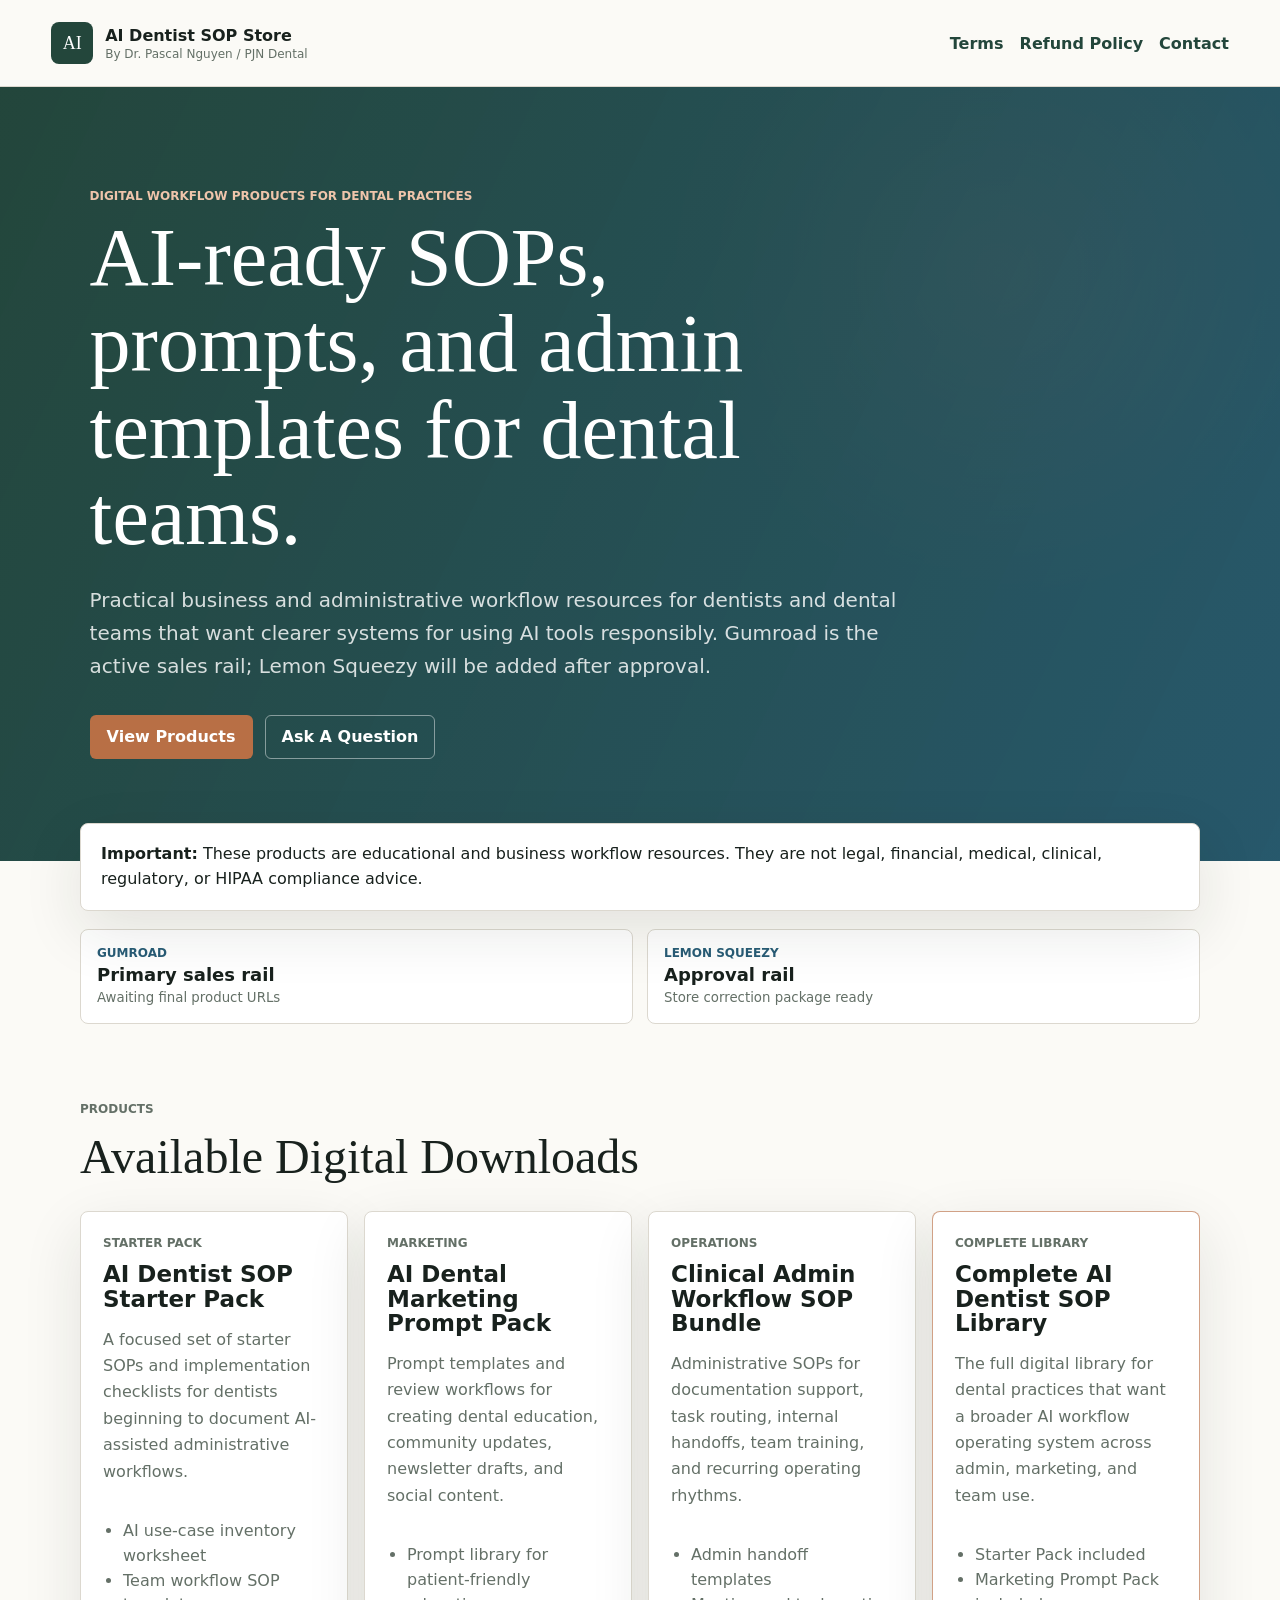
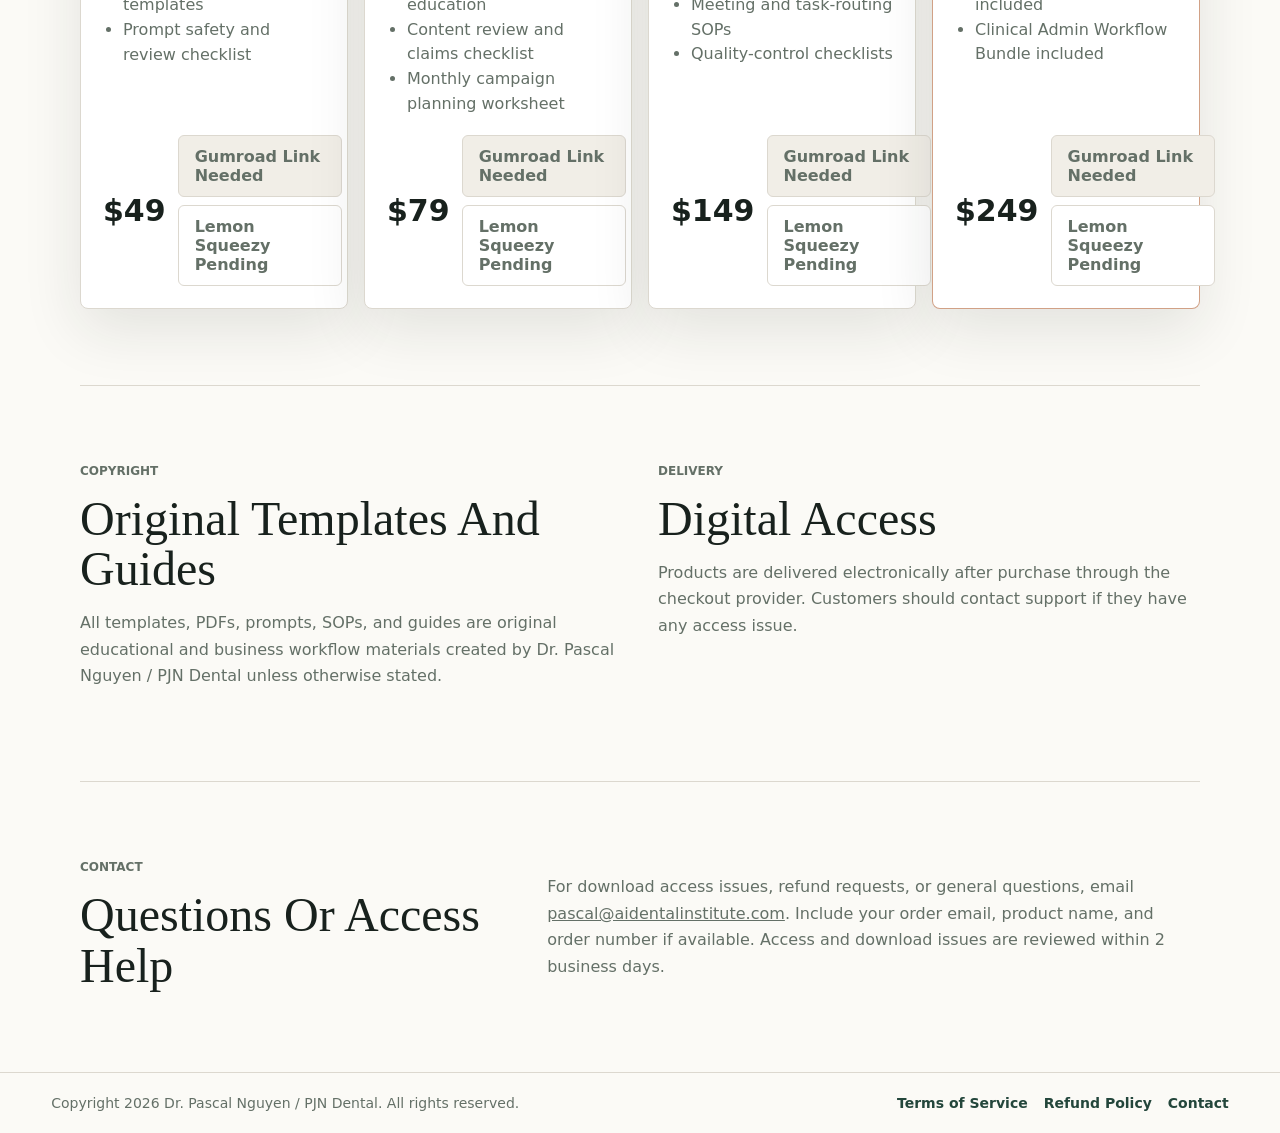
<file: index.html>
<!doctype html>
<html lang="en">
  <head>
    <meta charset="UTF-8" />
    <meta name="viewport" content="width=device-width, initial-scale=1.0" />
    <title>AI Dentist SOP Store</title>
    <meta
      name="description"
      content="Digital SOPs, prompts, and workflow templates for dental teams using AI in business and administrative operations, available through Gumroad and Lemon Squeezy."
    />
    <link rel="stylesheet" href="./styles.css" />
  </head>
  <body>
    <header class="site-header">
      <a class="brand" href="./index.html" aria-label="AI Dentist SOP Store home">
        <span class="brand-mark">AI</span>
        <span>
          <strong>AI Dentist SOP Store</strong>
          <small>By Dr. Pascal Nguyen / PJN Dental</small>
        </span>
      </a>
      <nav aria-label="Store policies">
        <a href="./terms.html">Terms</a>
        <a href="./refund-policy.html">Refund Policy</a>
        <a href="#contact">Contact</a>
      </nav>
    </header>

    <main>
      <section class="hero">
        <p class="eyebrow">Digital workflow products for dental practices</p>
        <h1>AI-ready SOPs, prompts, and admin templates for dental teams.</h1>
        <p class="hero-copy">
          Practical business and administrative workflow resources for dentists and dental teams that want clearer systems for using AI tools responsibly. Gumroad is the active sales rail; Lemon Squeezy will be added after approval.
        </p>
        <div class="hero-actions">
          <a class="button primary" href="#products">View Products</a>
          <a class="button secondary" href="#contact">Ask A Question</a>
        </div>
      </section>

      <section class="notice" aria-label="Important product boundary">
        <strong>Important:</strong>
        These products are educational and business workflow resources. They are not legal, financial, medical, clinical, regulatory, or HIPAA compliance advice.
      </section>

      <section class="channel-strip" aria-label="Sales channel status">
        <div>
          <span>Gumroad</span>
          <strong>Primary sales rail</strong>
          <small>Awaiting final product URLs</small>
        </div>
        <div>
          <span>Lemon Squeezy</span>
          <strong>Approval rail</strong>
          <small>Store correction package ready</small>
        </div>
      </section>

      <section id="products" class="section">
        <div class="section-heading">
          <p class="eyebrow">Products</p>
          <h2>Available Digital Downloads</h2>
        </div>

        <div class="product-grid">
          <article class="product-card">
            <div>
              <p class="product-type">Starter Pack</p>
              <h3>AI Dentist SOP Starter Pack</h3>
              <p>
                A focused set of starter SOPs and implementation checklists for dentists beginning to document AI-assisted administrative workflows.
              </p>
            </div>
            <ul>
              <li>AI use-case inventory worksheet</li>
              <li>Team workflow SOP templates</li>
              <li>Prompt safety and review checklist</li>
            </ul>
            <div class="product-footer">
              <strong>$49</strong>
              <div class="channel-actions">
                <span class="button disabled" aria-label="Gumroad checkout link needed">Gumroad Link Needed</span>
                <span class="button disabled subtle" aria-label="Lemon Squeezy checkout opens after approval">Lemon Squeezy Pending</span>
              </div>
            </div>
          </article>

          <article class="product-card">
            <div>
              <p class="product-type">Marketing</p>
              <h3>AI Dental Marketing Prompt Pack</h3>
              <p>
                Prompt templates and review workflows for creating dental education, community updates, newsletter drafts, and social content.
              </p>
            </div>
            <ul>
              <li>Prompt library for patient-friendly education</li>
              <li>Content review and claims checklist</li>
              <li>Monthly campaign planning worksheet</li>
            </ul>
            <div class="product-footer">
              <strong>$79</strong>
              <div class="channel-actions">
                <span class="button disabled" aria-label="Gumroad checkout link needed">Gumroad Link Needed</span>
                <span class="button disabled subtle" aria-label="Lemon Squeezy checkout opens after approval">Lemon Squeezy Pending</span>
              </div>
            </div>
          </article>

          <article class="product-card">
            <div>
              <p class="product-type">Operations</p>
              <h3>Clinical Admin Workflow SOP Bundle</h3>
              <p>
                Administrative SOPs for documentation support, task routing, internal handoffs, team training, and recurring operating rhythms.
              </p>
            </div>
            <ul>
              <li>Admin handoff templates</li>
              <li>Meeting and task-routing SOPs</li>
              <li>Quality-control checklists</li>
            </ul>
            <div class="product-footer">
              <strong>$149</strong>
              <div class="channel-actions">
                <span class="button disabled" aria-label="Gumroad checkout link needed">Gumroad Link Needed</span>
                <span class="button disabled subtle" aria-label="Lemon Squeezy checkout opens after approval">Lemon Squeezy Pending</span>
              </div>
            </div>
          </article>

          <article class="product-card featured">
            <div>
              <p class="product-type">Complete Library</p>
              <h3>Complete AI Dentist SOP Library</h3>
              <p>
                The full digital library for dental practices that want a broader AI workflow operating system across admin, marketing, and team use.
              </p>
            </div>
            <ul>
              <li>Starter Pack included</li>
              <li>Marketing Prompt Pack included</li>
              <li>Clinical Admin Workflow Bundle included</li>
            </ul>
            <div class="product-footer">
              <strong>$249</strong>
              <div class="channel-actions">
                <span class="button disabled" aria-label="Gumroad checkout link needed">Gumroad Link Needed</span>
                <span class="button disabled subtle" aria-label="Lemon Squeezy checkout opens after approval">Lemon Squeezy Pending</span>
              </div>
            </div>
          </article>
        </div>
      </section>

      <section class="section split">
        <div>
          <p class="eyebrow">Copyright</p>
          <h2>Original Templates And Guides</h2>
          <p>
            All templates, PDFs, prompts, SOPs, and guides are original educational and business workflow materials created by Dr. Pascal Nguyen / PJN Dental unless otherwise stated.
          </p>
        </div>
        <div>
          <p class="eyebrow">Delivery</p>
          <h2>Digital Access</h2>
          <p>
            Products are delivered electronically after purchase through the checkout provider. Customers should contact support if they have any access issue.
          </p>
        </div>
      </section>

      <section id="contact" class="section contact-band">
        <div>
          <p class="eyebrow">Contact</p>
          <h2>Questions Or Access Help</h2>
        </div>
        <p>
          For download access issues, refund requests, or general questions, email
          <a href="mailto:pascal@aidentalinstitute.com">pascal@aidentalinstitute.com</a>.
          Include your order email, product name, and order number if available.
          Access and download issues are reviewed within 2 business days.
        </p>
      </section>
    </main>

    <footer class="site-footer">
      <span>Copyright 2026 Dr. Pascal Nguyen / PJN Dental. All rights reserved.</span>
      <span>
        <a href="./terms.html">Terms of Service</a>
        <a href="./refund-policy.html">Refund Policy</a>
        <a href="#contact">Contact</a>
      </span>
    </footer>
  </body>
</html>
</file>
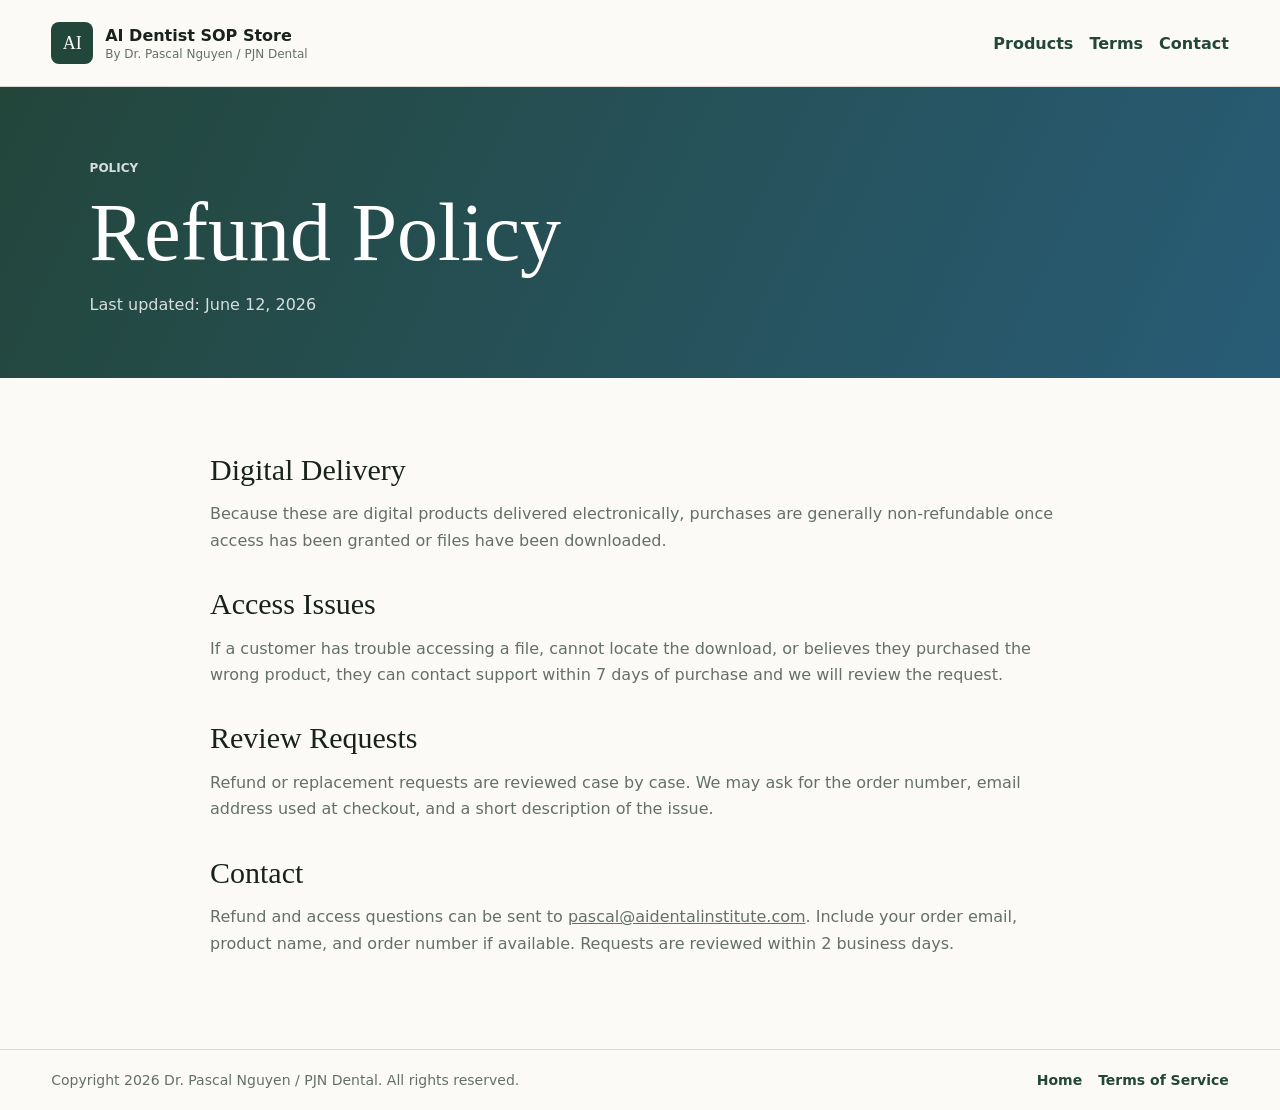
<file: refund-policy.html>
<!doctype html>
<html lang="en">
  <head>
    <meta charset="UTF-8" />
    <meta name="viewport" content="width=device-width, initial-scale=1.0" />
    <title>Refund Policy | AI Dentist SOP Store</title>
    <link rel="stylesheet" href="./styles.css" />
  </head>
  <body>
    <header class="site-header">
      <a class="brand" href="./index.html">
        <span class="brand-mark">AI</span>
        <span>
          <strong>AI Dentist SOP Store</strong>
          <small>By Dr. Pascal Nguyen / PJN Dental</small>
        </span>
      </a>
      <nav aria-label="Store policies">
        <a href="./index.html#products">Products</a>
        <a href="./terms.html">Terms</a>
        <a href="./index.html#contact">Contact</a>
      </nav>
    </header>

    <main>
      <section class="policy-hero">
        <p class="eyebrow">Policy</p>
        <h1>Refund Policy</h1>
        <p>Last updated: June 12, 2026</p>
      </section>

      <article class="policy-body">
        <section>
          <h2>Digital Delivery</h2>
          <p>
            Because these are digital products delivered electronically, purchases are generally non-refundable once access has been granted or files have been downloaded.
          </p>
        </section>

        <section>
          <h2>Access Issues</h2>
          <p>
            If a customer has trouble accessing a file, cannot locate the download, or believes they purchased the wrong product, they can contact support within 7 days of purchase and we will review the request.
          </p>
        </section>

        <section>
          <h2>Review Requests</h2>
          <p>
            Refund or replacement requests are reviewed case by case. We may ask for the order number, email address used at checkout, and a short description of the issue.
          </p>
        </section>

        <section>
          <h2>Contact</h2>
          <p>
            Refund and access questions can be sent to
            <a href="mailto:pascal@aidentalinstitute.com">pascal@aidentalinstitute.com</a>.
            Include your order email, product name, and order number if available.
            Requests are reviewed within 2 business days.
          </p>
        </section>
      </article>
    </main>

    <footer class="site-footer">
      <span>Copyright 2026 Dr. Pascal Nguyen / PJN Dental. All rights reserved.</span>
      <span>
        <a href="./index.html">Home</a>
        <a href="./terms.html">Terms of Service</a>
      </span>
    </footer>
  </body>
</html>
</file>
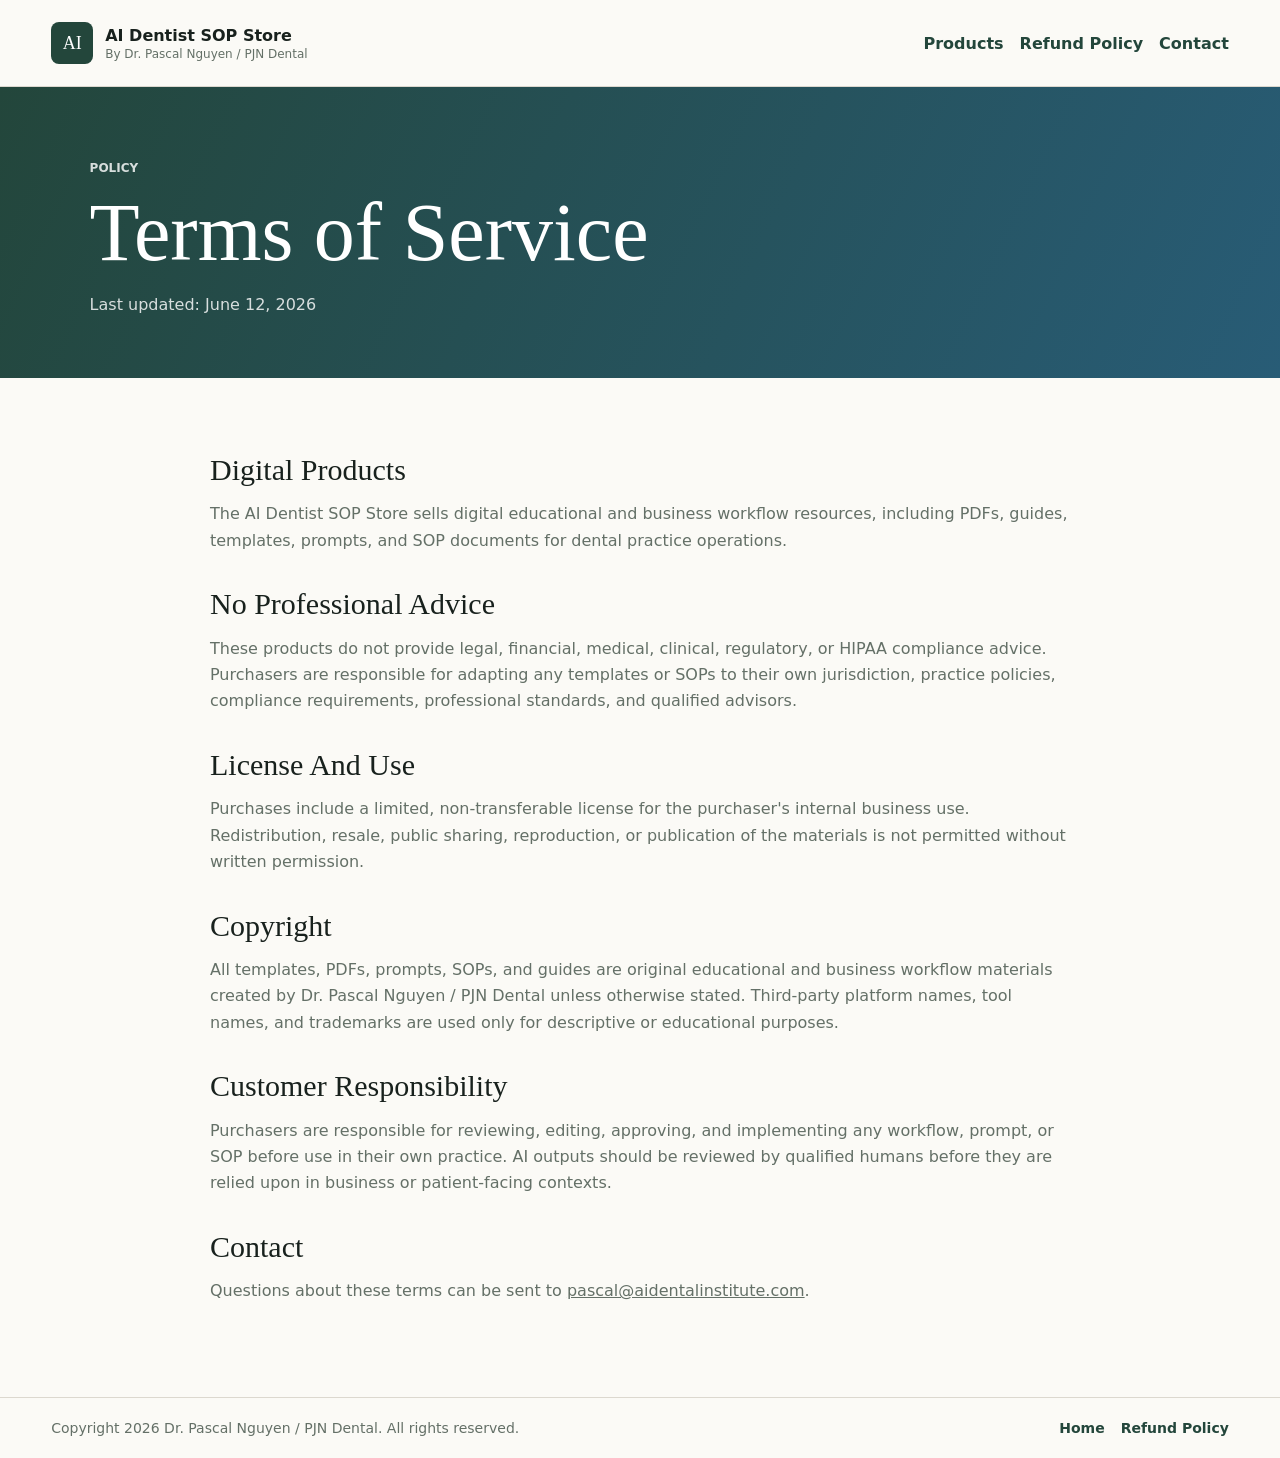
<file: terms.html>
<!doctype html>
<html lang="en">
  <head>
    <meta charset="UTF-8" />
    <meta name="viewport" content="width=device-width, initial-scale=1.0" />
    <title>Terms of Service | AI Dentist SOP Store</title>
    <link rel="stylesheet" href="./styles.css" />
  </head>
  <body>
    <header class="site-header">
      <a class="brand" href="./index.html">
        <span class="brand-mark">AI</span>
        <span>
          <strong>AI Dentist SOP Store</strong>
          <small>By Dr. Pascal Nguyen / PJN Dental</small>
        </span>
      </a>
      <nav aria-label="Store policies">
        <a href="./index.html#products">Products</a>
        <a href="./refund-policy.html">Refund Policy</a>
        <a href="./index.html#contact">Contact</a>
      </nav>
    </header>

    <main>
      <section class="policy-hero">
        <p class="eyebrow">Policy</p>
        <h1>Terms of Service</h1>
        <p>Last updated: June 12, 2026</p>
      </section>

      <article class="policy-body">
        <section>
          <h2>Digital Products</h2>
          <p>
            The AI Dentist SOP Store sells digital educational and business workflow resources, including PDFs, guides, templates, prompts, and SOP documents for dental practice operations.
          </p>
        </section>

        <section>
          <h2>No Professional Advice</h2>
          <p>
            These products do not provide legal, financial, medical, clinical, regulatory, or HIPAA compliance advice. Purchasers are responsible for adapting any templates or SOPs to their own jurisdiction, practice policies, compliance requirements, professional standards, and qualified advisors.
          </p>
        </section>

        <section>
          <h2>License And Use</h2>
          <p>
            Purchases include a limited, non-transferable license for the purchaser's internal business use. Redistribution, resale, public sharing, reproduction, or publication of the materials is not permitted without written permission.
          </p>
        </section>

        <section>
          <h2>Copyright</h2>
          <p>
            All templates, PDFs, prompts, SOPs, and guides are original educational and business workflow materials created by Dr. Pascal Nguyen / PJN Dental unless otherwise stated. Third-party platform names, tool names, and trademarks are used only for descriptive or educational purposes.
          </p>
        </section>

        <section>
          <h2>Customer Responsibility</h2>
          <p>
            Purchasers are responsible for reviewing, editing, approving, and implementing any workflow, prompt, or SOP before use in their own practice. AI outputs should be reviewed by qualified humans before they are relied upon in business or patient-facing contexts.
          </p>
        </section>

        <section>
          <h2>Contact</h2>
          <p>
            Questions about these terms can be sent to
            <a href="mailto:pascal@aidentalinstitute.com">pascal@aidentalinstitute.com</a>.
          </p>
        </section>
      </article>
    </main>

    <footer class="site-footer">
      <span>Copyright 2026 Dr. Pascal Nguyen / PJN Dental. All rights reserved.</span>
      <span>
        <a href="./index.html">Home</a>
        <a href="./refund-policy.html">Refund Policy</a>
      </span>
    </footer>
  </body>
</html>
</file>
<file: styles.css>
:root {
  --ink: #18211d;
  --muted: #647067;
  --paper: #fbfaf6;
  --surface: #ffffff;
  --pine: #23463b;
  --blue: #285c76;
  --copper: #b86f45;
  --line: #dcd8cf;
  --shadow: 0 20px 60px rgba(24, 33, 29, 0.11);
}

* {
  box-sizing: border-box;
}

html {
  scroll-behavior: smooth;
}

body {
  margin: 0;
  color: var(--ink);
  background: var(--paper);
  font-family: Inter, ui-sans-serif, system-ui, -apple-system, BlinkMacSystemFont, "Segoe UI", sans-serif;
  letter-spacing: 0;
}

a {
  color: inherit;
}

.site-header,
.site-footer {
  display: flex;
  align-items: center;
  justify-content: space-between;
  gap: 24px;
  padding: 22px clamp(18px, 4vw, 56px);
}

.site-header {
  position: sticky;
  top: 0;
  z-index: 5;
  background: rgba(251, 250, 246, 0.93);
  border-bottom: 1px solid var(--line);
  backdrop-filter: blur(14px);
}

.brand {
  display: inline-flex;
  align-items: center;
  gap: 12px;
  text-decoration: none;
}

.brand-mark {
  width: 42px;
  height: 42px;
  display: grid;
  place-items: center;
  color: #fff;
  background: var(--pine);
  border-radius: 8px;
  font-family: Georgia, "Times New Roman", serif;
  font-size: 18px;
}

.brand strong,
.brand small {
  display: block;
}

.brand small {
  margin-top: 2px;
  color: var(--muted);
  font-size: 12px;
}

nav,
.site-footer span:last-child {
  display: flex;
  flex-wrap: wrap;
  gap: 16px;
}

nav a,
.site-footer a {
  color: var(--pine);
  font-weight: 700;
  text-decoration: none;
}

nav a:hover,
.site-footer a:hover {
  text-decoration: underline;
}

.hero {
  min-height: 70vh;
  display: grid;
  align-content: center;
  padding: clamp(56px, 8vw, 112px) clamp(18px, 7vw, 96px);
  color: #fff;
  background:
    linear-gradient(115deg, rgba(35, 70, 59, 0.97), rgba(40, 92, 118, 0.82)),
    radial-gradient(circle at 78% 24%, rgba(184, 111, 69, 0.45), transparent 28%),
    var(--pine);
}

.hero > * {
  max-width: 820px;
}

.eyebrow {
  margin: 0 0 12px;
  color: var(--copper);
  text-transform: uppercase;
  font-size: 12px;
  font-weight: 800;
  letter-spacing: 0;
}

.hero .eyebrow {
  color: #efc5ab;
}

h1,
h2,
h3,
p {
  overflow-wrap: anywhere;
}

h1,
h2,
h3 {
  margin: 0;
  line-height: 1.05;
}

h1,
h2 {
  font-family: Georgia, "Times New Roman", serif;
  font-weight: 500;
}

h1 {
  font-size: clamp(42px, 7vw, 82px);
  max-width: 930px;
}

h2 {
  font-size: clamp(30px, 4vw, 48px);
}

h3 {
  font-size: 23px;
}

.hero-copy,
.section p,
.product-card p,
.policy-body p,
.policy-body li {
  color: var(--muted);
  line-height: 1.65;
}

.hero-copy {
  color: rgba(255, 255, 255, 0.82);
  margin: 24px 0 0;
  font-size: 20px;
}

.hero-actions {
  display: flex;
  flex-wrap: wrap;
  gap: 12px;
  margin-top: 32px;
}

.button {
  min-height: 44px;
  display: inline-flex;
  align-items: center;
  justify-content: center;
  padding: 11px 16px;
  border: 1px solid transparent;
  border-radius: 6px;
  font-weight: 800;
  text-decoration: none;
}

.button.primary {
  color: #fff;
  background: var(--copper);
}

.button.disabled {
  color: var(--muted);
  background: #f1eee7;
  border-color: var(--line);
}

.button.disabled.subtle {
  background: #fff;
}

.button.secondary {
  color: #fff;
  border-color: rgba(255, 255, 255, 0.45);
}

.notice {
  margin: -38px auto 0;
  width: min(1120px, calc(100% - 36px));
  position: relative;
  padding: 18px 20px;
  background: #fff;
  border: 1px solid var(--line);
  border-radius: 8px;
  box-shadow: var(--shadow);
  line-height: 1.55;
}

.channel-strip {
  width: min(1120px, calc(100% - 36px));
  margin: 18px auto 0;
  display: grid;
  grid-template-columns: repeat(2, minmax(0, 1fr));
  gap: 14px;
}

.channel-strip div {
  padding: 16px;
  background: var(--surface);
  border: 1px solid var(--line);
  border-radius: 8px;
}

.channel-strip span,
.channel-strip small {
  display: block;
}

.channel-strip span {
  color: var(--blue);
  font-size: 12px;
  font-weight: 900;
  text-transform: uppercase;
}

.channel-strip strong {
  display: block;
  margin-top: 4px;
  font-size: 18px;
}

.channel-strip small {
  margin-top: 4px;
  color: var(--muted);
  line-height: 1.4;
}

.section,
.policy-body {
  width: min(1120px, calc(100% - 36px));
  margin: 0 auto;
  padding: 76px 0;
}

.section-heading {
  margin-bottom: 28px;
}

.product-grid {
  display: grid;
  grid-template-columns: repeat(4, minmax(0, 1fr));
  gap: 16px;
}

.product-card {
  min-height: 520px;
  display: flex;
  flex-direction: column;
  gap: 18px;
  padding: 22px;
  background: var(--surface);
  border: 1px solid var(--line);
  border-radius: 8px;
  box-shadow: var(--shadow);
}

.product-card.featured {
  border-color: rgba(184, 111, 69, 0.65);
}

.product-type {
  margin: 0 0 9px;
  color: var(--blue);
  font-size: 12px;
  font-weight: 900;
  text-transform: uppercase;
}

.product-card ul {
  margin: 0;
  padding-left: 20px;
  color: var(--muted);
  line-height: 1.55;
}

.product-footer {
  margin-top: auto;
  display: flex;
  align-items: center;
  justify-content: space-between;
  gap: 12px;
}

.product-footer strong {
  font-size: 30px;
}

.channel-actions {
  display: grid;
  gap: 8px;
  min-width: 164px;
}

.split {
  display: grid;
  grid-template-columns: repeat(2, minmax(0, 1fr));
  gap: 36px;
  border-top: 1px solid var(--line);
}

.contact-band {
  display: grid;
  grid-template-columns: minmax(0, 0.8fr) minmax(0, 1.2fr);
  gap: 32px;
  border-top: 1px solid var(--line);
}

.policy-hero {
  padding: 72px clamp(18px, 7vw, 96px) 44px;
  color: #fff;
  background: linear-gradient(115deg, var(--pine), var(--blue));
}

.policy-hero p {
  max-width: 720px;
  color: rgba(255, 255, 255, 0.82);
  line-height: 1.6;
}

.policy-body {
  max-width: 860px;
}

.policy-body section + section {
  margin-top: 34px;
}

.policy-body h2 {
  font-size: 30px;
}

.site-footer {
  border-top: 1px solid var(--line);
  color: var(--muted);
  font-size: 14px;
}

@media (max-width: 980px) {
  .product-grid {
    grid-template-columns: repeat(2, minmax(0, 1fr));
  }
}

@media (max-width: 700px) {
  .site-header,
  .site-footer {
    align-items: flex-start;
    flex-direction: column;
  }

  .hero {
    min-height: auto;
  }

  .product-grid,
  .channel-strip,
  .split,
  .contact-band {
    grid-template-columns: 1fr;
  }

  .product-card {
    min-height: 0;
  }

  .product-footer {
    align-items: flex-start;
    flex-direction: column;
  }

  .channel-actions {
    width: 100%;
  }
}
</file>
